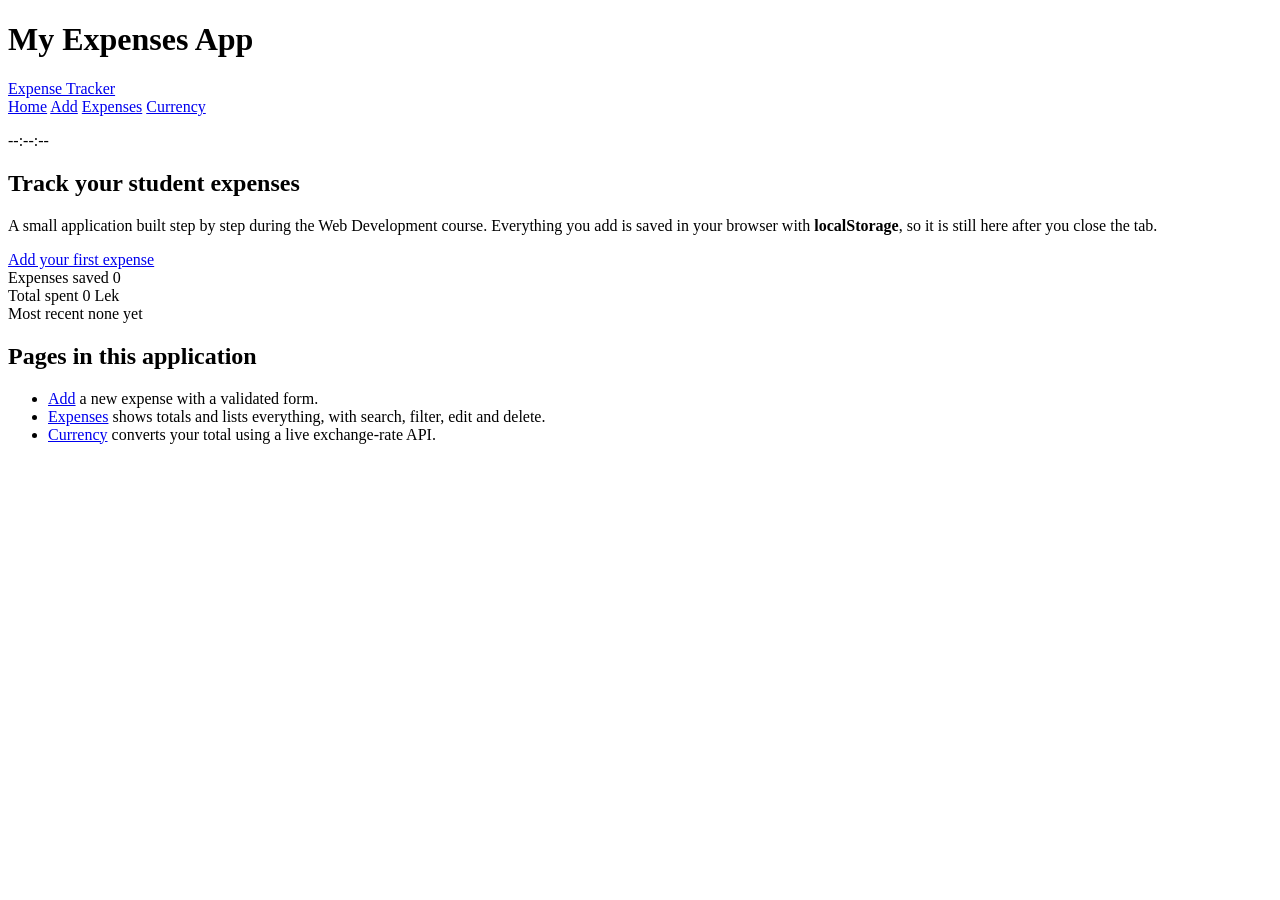
<file: index.html>
<!DOCTYPE html>
<html lang="en">
<head>
  <meta charset="UTF-8">
  <meta name="viewport" content="width=device-width, initial-scale=1.0">
  <title>Expense Tracker</title>
  <h1>My Expenses App</h1>
</head>
<body>

  <header class="site-header">
    <div class="container header-row">
      <a class="brand" href="index.html">Expense Tracker</a>
      <nav class="nav">
        <a href="index.html">Home</a>
        <a href="add.html">Add</a>
        <a href="expenses.html">Expenses</a>
        <a href="currency.html">Currency</a>
      </nav>
      <p class="clock" id="clock">--:--:--</p>
    </div>
  </header>

  <main class="container page">

    <section class="hero">
      <h1>Track your student expenses</h1>
      <p>
        A small application built step by step during the Web Development course.
        Everything you add is saved in your browser with <strong>localStorage</strong>,
        so it is still here after you close the tab.
      </p>
      <a class="btn btn-primary btn-inline" href="add.html">Add your first expense</a>
    </section>

    <!-- Quick stats filled by js/index.js -->
    <section class="stats">
      <div class="card stat">
        <span class="stat-label">Expenses saved</span>
        <span class="stat-value" id="stat-count">0</span>
      </div>
      <div class="card stat">
        <span class="stat-label">Total spent</span>
        <span class="stat-value" id="stat-total">0 Lek</span>
      </div>
      <div class="card stat">
        <span class="stat-label">Most recent</span>
        <span class="stat-value stat-small" id="stat-latest">none yet</span>
      </div>
    </section>

    <section class="card">
      <h2>Pages in this application</h2>
      <ul class="page-list">
        <li><a href="add.html">Add</a> a new expense with a validated form.</li>
        <li><a href="expenses.html">Expenses</a> shows totals and lists everything, with search, filter, edit and delete.</li>
        <li><a href="currency.html">Currency</a> converts your total using a live exchange-rate API.</li>
      </ul>
    </section>

  </main>

  <div class="toast" id="toast"></div>
</body>
</html>
</file>
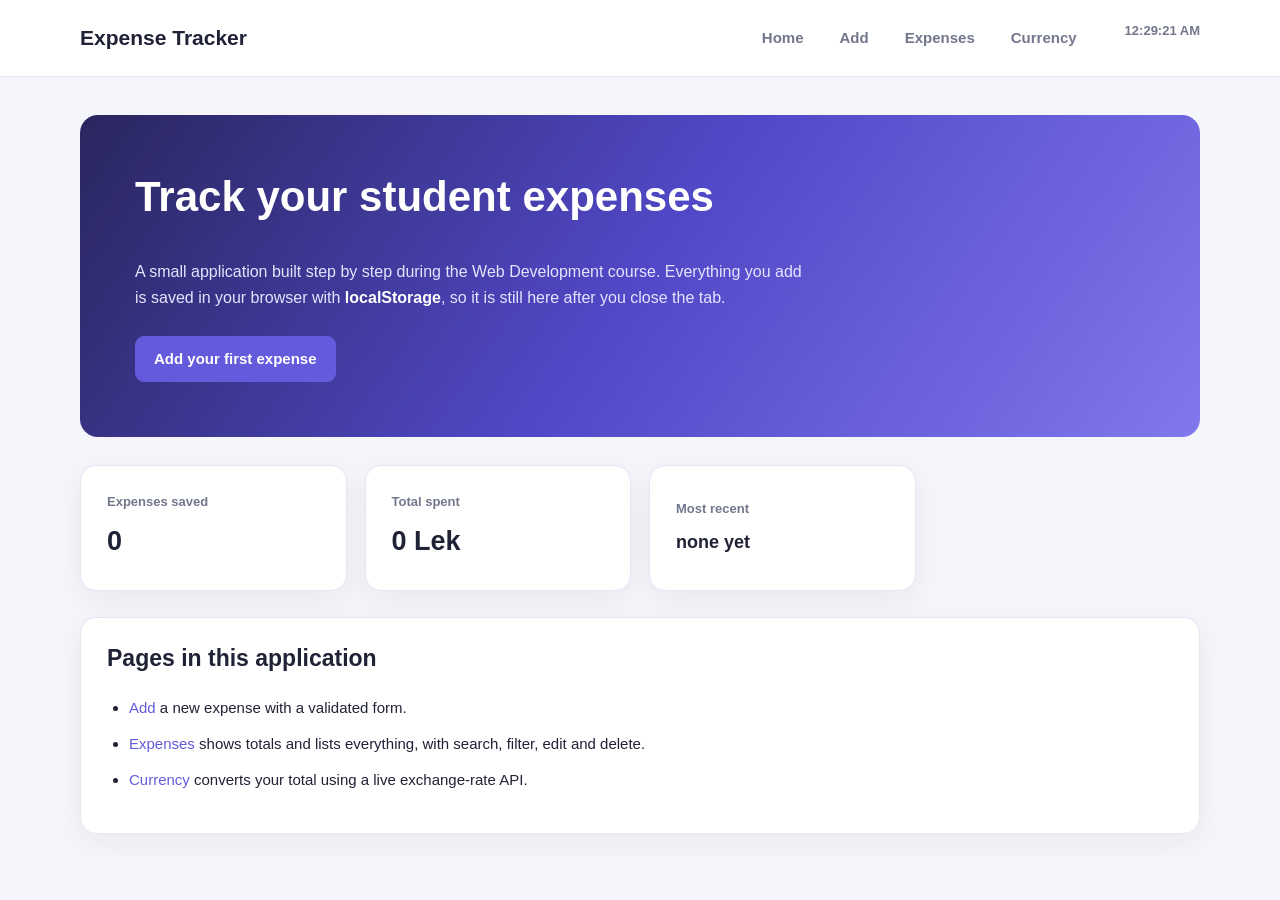
<file: Week6_Classwork/index.html>
<!DOCTYPE html>
<html lang="en">
<head>
  <meta charset="UTF-8">
  <meta name="viewport" content="width=device-width, initial-scale=1.0">
  <link rel="stylesheet" href="css/style.css">
  <title>Expense Tracker</title>
</head>
<body>

    <script src="js/storage.js" defer></script>
    <script src="js/common.js" defer></script>
    <script src="js/index.js" defer></script>

  <header class="site-header">
    <div class="container header-row">
      <a class="brand" href="index.html">Expense Tracker</a>
      <nav class="nav">
        <a href="index.html">Home</a>
        <a href="add.html">Add</a>
        <a href="expenses.html">Expenses</a>
        <a href="currency.html">Currency</a>
      </nav>
      <p class="clock" id="clock">--:--:--</p>
    </div>
  </header>

  <main class="container page">

    <section class="hero">
      <h1>Track your student expenses</h1>
      <p>
        A small application built step by step during the Web Development course.
        Everything you add is saved in your browser with <strong>localStorage</strong>,
        so it is still here after you close the tab.
      </p>
      <a class="btn btn-primary btn-inline" href="add.html">Add your first expense</a>
    </section>

    <!-- Quick stats filled by js/index.js -->
    <section class="stats">
      <div class="card stat">
        <span class="stat-label">Expenses saved</span>
        <span class="stat-value" id="stat-count">0</span>
      </div>
      <div class="card stat">
        <span class="stat-label">Total spent</span>
        <span class="stat-value" id="stat-total">0 Lek</span>
      </div>
      <div class="card stat">
        <span class="stat-label">Most recent</span>
        <span class="stat-value stat-small" id="stat-latest">none yet</span>
      </div>
    </section>

    <section class="card">
      <h2>Pages in this application</h2>
      <ul class="page-list">
        <li><a href="add.html">Add</a> a new expense with a validated form.</li>
        <li><a href="expenses.html">Expenses</a> shows totals and lists everything, with search, filter, edit and delete.</li>
        <li><a href="currency.html">Currency</a> converts your total using a live exchange-rate API.</li>
      </ul>
    </section>

  </main>

  <div class="toast" id="toast"></div>
</body>
</html>
</file>
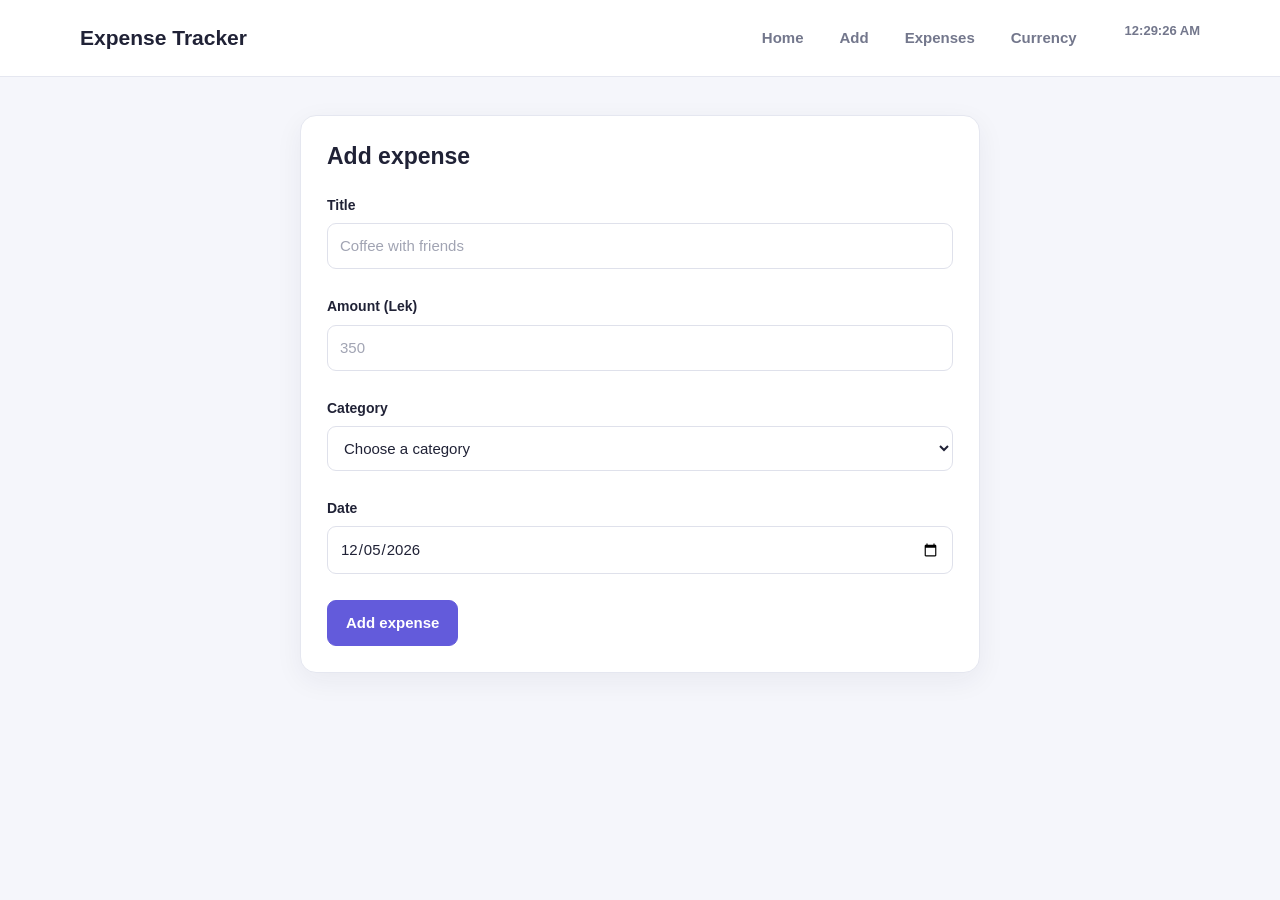
<file: Week6_Classwork/add.html>
<!DOCTYPE html>
<html lang="en">
<head>
  <meta charset="UTF-8">
  <meta name="viewport" content="width=device-width, initial-scale=1.0">
  <link rel="stylesheet" href="css/style.css">
  <title>Add expense</title>
</head>
<body>

    <script src="js/storage.js" defer></script>
    <script src="js/common.js" defer></script>
    <script src="js/add.js" defer></script>

  <header class="site-header">
    <div class="container header-row">
      <a class="brand" href="index.html">Expense Tracker</a>
      <nav class="nav">
        <a href="index.html">Home</a>
        <a href="add.html">Add</a>
        <a href="expenses.html">Expenses</a>
        <a href="currency.html">Currency</a>
      </nav>
      <p class="clock" id="clock">--:--:--</p>
    </div>
  </header>

  <main class="container page narrow">

    <section class="card">
      <h2>Add expense</h2>

      <form id="expense-form" novalidate>
        <div class="field">
          <label for="title">Title</label>
          <input type="text" id="title" name="title" placeholder="Coffee with friends" required>
          <small class="error" data-for="title"></small>
        </div>

        <div class="field">
          <label for="amount">Amount (Lek)</label>
          <input type="number" id="amount" name="amount" min="1" step="1" placeholder="350" required>
          <small class="error" data-for="amount"></small>
        </div>

        <div class="field">
          <label for="category">Category</label>
          <select id="category" name="category" required>
            <option value="">Choose a category</option>
            <option value="Food">Food</option>
            <option value="Transport">Transport</option>
            <option value="Books">Books</option>
            <option value="Rent">Rent</option>
            <option value="Fun">Fun</option>
            <option value="Other">Other</option>
          </select>
          <small class="error" data-for="category"></small>
        </div>

        <div class="field">
          <label for="date">Date</label>
          <input type="date" id="date" name="date" required>
          <small class="error" data-for="date"></small>
        </div>

        <button type="submit" class="btn btn-primary">Add expense</button>
      </form>
    </section>

    <!-- Hidden until the first expense is added on this visit -->
    <section class="card" id="recent" style="display: none;">
      <h2>Added just now</h2>
      <ul class="simple-list" id="recent-list"></ul>
      <p class="hint">See all expenses on the <a href="expenses.html">Expenses</a> page.</p>
    </section>

  </main>

  <div class="toast" id="toast"></div>

</body>
</html>
</file>
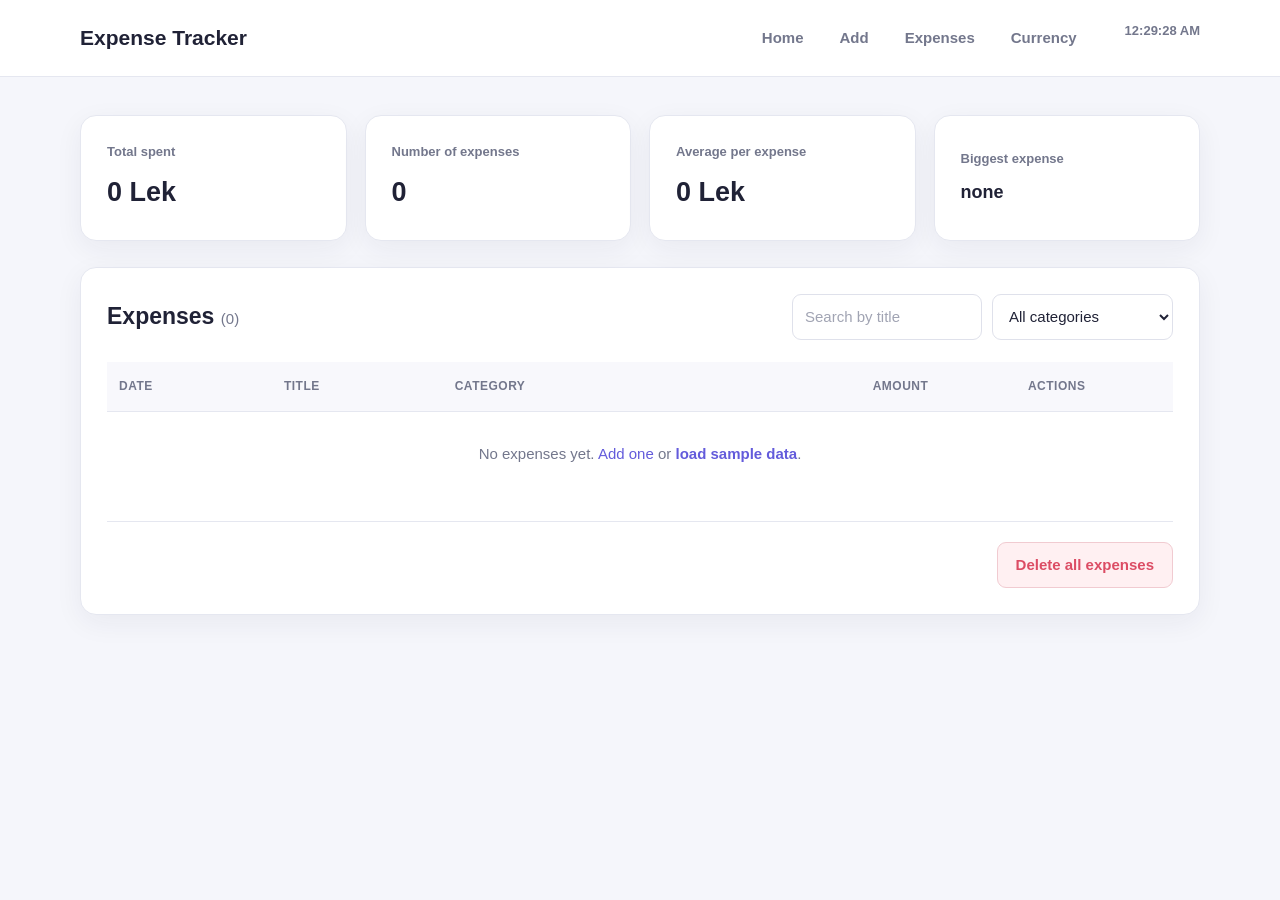
<file: Week6_Classwork/expenses.html>
<!DOCTYPE html>
<html lang="en">
<head>
  <meta charset="UTF-8">
  <meta name="viewport" content="width=device-width, initial-scale=1.0">
  <link rel="stylesheet" href="css/style.css">
  <title>Expenses</title>
</head>
<body>

    <script src="js/storage.js" defer></script>
    <script src="js/common.js" defer></script>
    <script src="js/expenses.js" defer></script>

  <header class="site-header">
    <div class="container header-row">
      <a class="brand" href="index.html">Expense Tracker</a>
      <nav class="nav">
        <a href="index.html">Home</a>
        <a href="add.html">Add</a>
        <a href="expenses.html">Expenses</a>
        <a href="currency.html">Currency</a>
      </nav>
      <p class="clock" id="clock">--:--:--</p>
    </div>
  </header>

  <main class="container page">

    <!-- Quick stats, updated by js/expenses.js -->
    <section class="stats">
      <div class="card stat">
        <span class="stat-label">Total spent</span>
        <span class="stat-value" id="stat-total">0 Lek</span>
      </div>
      <div class="card stat">
        <span class="stat-label">Number of expenses</span>
        <span class="stat-value" id="stat-count">0</span>
      </div>
      <div class="card stat">
        <span class="stat-label">Average per expense</span>
        <span class="stat-value" id="stat-average">0 Lek</span>
      </div>
      <div class="card stat">
        <span class="stat-label">Biggest expense</span>
        <span class="stat-value stat-small" id="stat-biggest">none</span>
      </div>
    </section>

    <section class="card">
      <div class="toolbar">
        <h2>Expenses <span class="count" id="count"></span></h2>
        <div class="toolbar-controls">
          <input type="search" id="search" placeholder="Search by title">
          <select id="filter-category">
            <option value="">All categories</option>
            <option value="Food">Food</option>
            <option value="Transport">Transport</option>
            <option value="Books">Books</option>
            <option value="Rent">Rent</option>
            <option value="Fun">Fun</option>
            <option value="Other">Other</option>
          </select>
        </div>
      </div>

      <table class="expense-table">
        <thead>
          <tr>
            <th>Date</th>
            <th>Title</th>
            <th>Category</th>
            <th class="num">Amount</th>
            <th class="actions">Actions</th>
          </tr>
        </thead>
        <tbody id="expense-list">
          <!-- rows are rendered by js/expenses.js -->
        </tbody>
      </table>

      <p class="empty" id="empty-message">
        No expenses yet. <a href="add.html">Add one</a> or
        <button type="button" class="link-btn" id="load-sample">load sample data</button>.
      </p>

      <div class="danger-zone">
        <button type="button" class="btn btn-danger" id="clear-all">Delete all expenses</button>
      </div>
    </section>

  </main>

  <!-- Edit modal: hidden until JavaScript adds the "open" class -->
  <div class="modal-overlay" id="edit-modal">
    <div class="modal">
      <h2>Edit expense</h2>
      <form id="edit-form" novalidate>
        <input type="hidden" id="edit-id">

        <div class="field">
          <label for="edit-title">Title</label>
          <input type="text" id="edit-title" name="title" required>
          <small class="error" data-for="title"></small>
        </div>

        <div class="field">
          <label for="edit-amount">Amount (Lek)</label>
          <input type="number" id="edit-amount" name="amount" min="1" step="1" required>
          <small class="error" data-for="amount"></small>
        </div>

        <div class="field">
          <label for="edit-category">Category</label>
          <select id="edit-category" name="category" required>
            <option value="Food">Food</option>
            <option value="Transport">Transport</option>
            <option value="Books">Books</option>
            <option value="Rent">Rent</option>
            <option value="Fun">Fun</option>
            <option value="Other">Other</option>
          </select>
          <small class="error" data-for="category"></small>
        </div>

        <div class="field">
          <label for="edit-date">Date</label>
          <input type="date" id="edit-date" name="date" required>
          <small class="error" data-for="date"></small>
        </div>

        <div class="modal-actions">
          <button type="button" class="btn" id="cancel-edit">Cancel</button>
          <button type="submit" class="btn btn-primary">Save changes</button>
        </div>
      </form>
    </div>
  </div>

  <div class="toast" id="toast"></div>
</body>
</html>
</file>
<file: Week6_Classwork/css/style.css>
/* ================================
   EXPENSE TRACKER - STYLE.CSS
================================ */

/* 1. Global styles */
:root {
  --primary: #635bdb;
  --primary-dark: #5148c7;
  --background: #f5f6fb;
  --white: #ffffff;
  --text: #202236;
  --muted: #73778c;
  --border: #e5e7f0;
  --danger: #dc4c64;
  --success: #21875a;
  --shadow: 0 8px 28px rgba(31, 35, 70, 0.06);
}

* {
  box-sizing: border-box;
}

body {
  margin: 0;
  background: var(--background);
  color: var(--text);
  font-family: Arial, sans-serif;
  font-size: 15px;
  line-height: 1.6;
}

button,
input,
select {
  font: inherit;
}

a {
  color: var(--primary);
  text-decoration: none;
}

a:hover {
  color: var(--primary-dark);
}

/* 2. Layout */
.container {
  width: min(1120px, calc(100% - 40px));
  margin: 0 auto;
}

.page {
  padding-top: 38px;
  padding-bottom: 60px;
}

.page.narrow {
  max-width: 680px;
}

/* 3. Header and navigation */
.site-header {
  position: sticky;
  top: 0;
  z-index: 10;
  background: white;
  border-bottom: 1px solid var(--border);
}

.header-row {
  min-height: 76px;
  display: flex;
  align-items: center;
  gap: 25px;
}

.brand {
  color: var(--text);
  font-size: 21px;
  font-weight: bold;
}

.nav {
  display: flex;
  align-items: center;
  gap: 10px;
  margin-left: auto;
}

.nav a {
  padding: 9px 13px;
  border-radius: 8px;
  color: var(--muted);
  font-weight: bold;
}

.nav a:hover {
  background: #eeedff;
  color: var(--primary);
}

.clock {
  margin-left: 10px;
  color: var(--muted);
  font-size: 13px;
  font-weight: bold;
  white-space: nowrap;
}

/* 4. Headings */
h1,
h2,
h3 {
  line-height: 1.3;
  color: var(--text);
}

h1 {
  font-size: 42px;
}

h2 {
  margin-top: 0;
  margin-bottom: 22px;
  font-size: 23px;
}

p {
  margin-top: 0;
}

/* 5. Cards */
.card {
  padding: 26px;
  background: var(--white);
  border: 1px solid var(--border);
  border-radius: 16px;
  box-shadow: var(--shadow);
}

.page > section + section {
  margin-top: 24px;
}

/* 6. Homepage hero */
.hero {
  padding: 55px;
  margin-bottom: 28px;
  border-radius: 18px;
  background: linear-gradient(125deg, #29265e, #5148c7, #8178ed);
  color: white;
}

.hero h1 {
  max-width: 650px;
  margin-top: 0;
  color: white;
}

.hero p {
  max-width: 680px;
  margin-bottom: 25px;
  color: #e5e4ff;
  font-size: 16px;
}

.hero strong {
  color: white;
}

/* 7. Buttons */
.btn {
  display: inline-flex;
  min-height: 44px;
  align-items: center;
  justify-content: center;
  padding: 10px 18px;
  border: 1px solid var(--border);
  border-radius: 9px;
  background: white;
  color: var(--text);
  cursor: pointer;
  font-weight: bold;
  transition: 0.2s;
}

.btn:hover {
  transform: translateY(-1px);
  background: #f5f5ff;
}

.btn-primary {
  border-color: var(--primary);
  background: var(--primary);
  color: white;
}

.btn-primary:hover {
  border-color: var(--primary-dark);
  background: var(--primary-dark);
  color: white;
}

.btn-danger {
  border-color: #f1cbd1;
  background: #fff0f2;
  color: var(--danger);
}

.btn-danger:hover {
  background: var(--danger);
  color: white;
}

.btn-inline {
  display: inline-flex;
}

/* 8. Statistics */
.stats {
  display: grid;
  grid-template-columns: repeat(4, 1fr);
  gap: 18px;
  margin-bottom: 26px;
}

.stat {
  display: flex;
  min-height: 120px;
  flex-direction: column;
  justify-content: center;
  gap: 8px;
}

.stat-label {
  color: var(--muted);
  font-size: 13px;
  font-weight: bold;
}

.stat-value {
  color: var(--text);
  font-size: 27px;
  font-weight: bold;
  overflow-wrap: anywhere;
}

.stat-small {
  font-size: 18px;
}

/* 9. Forms */
.field {
  display: flex;
  flex-direction: column;
  gap: 7px;
  margin-bottom: 19px;
}

.field label {
  font-size: 14px;
  font-weight: bold;
}

input,
select,
textarea {
  width: 100%;
  min-height: 45px;
  padding: 10px 12px;
  border: 1px solid #dfe1eb;
  border-radius: 9px;
  outline: none;
  background: white;
  color: var(--text);
  transition: 0.2s;
}

input:focus,
select:focus,
textarea:focus {
  border-color: var(--primary);
  box-shadow: 0 0 0 3px rgba(99, 91, 219, 0.12);
}

input::placeholder {
  color: #a1a4b3;
}

.error {
  min-height: 0;
  color: var(--danger);
  font-size: 12px;
}

.error:not(:empty) {
  margin-top: 2px;
}

/* 10. Toolbar and search */
.toolbar {
  display: flex;
  align-items: center;
  justify-content: space-between;
  gap: 20px;
  margin-bottom: 22px;
}

.toolbar h2 {
  margin: 0;
}

.toolbar-controls {
  display: flex;
  gap: 10px;
}

.toolbar-controls input {
  min-width: 190px;
}

.toolbar-controls select {
  min-width: 155px;
}

.count {
  color: var(--muted);
  font-size: 15px;
  font-weight: normal;
}

/* 11. Expenses table */
.expense-table {
  width: 100%;
  border-collapse: collapse;
  text-align: left;
}

.expense-table th,
.expense-table td {
  padding: 15px 12px;
  border-bottom: 1px solid var(--border);
}

.expense-table th {
  background: #f8f8fc;
  color: var(--muted);
  font-size: 12px;
  text-transform: uppercase;
  letter-spacing: 0.5px;
}

.expense-table td {
  font-size: 14px;
}

.expense-table tbody tr:hover {
  background: #fafaff;
}

.expense-table .num {
  text-align: right;
}

.expense-table .actions {
  text-align: center;
  white-space: nowrap;
}

/* Buttons inside table */
.expense-table .btn {
  min-height: 32px;
  padding: 5px 10px;
  margin: 2px;
  font-size: 12px;
}

/* 12. Empty state */
.empty {
  padding: 30px 10px;
  color: var(--muted);
  text-align: center;
}

.link-btn {
  padding: 0;
  border: none;
  background: none;
  color: var(--primary);
  cursor: pointer;
  font-weight: bold;
}

.link-btn:hover {
  color: var(--primary-dark);
  text-decoration: underline;
}

/* 13. Page lists */
.page-list {
  padding-left: 22px;
}

.page-list li {
  margin-bottom: 12px;
}

.hint {
  margin-top: 18px;
  color: var(--muted);
  font-size: 13px;
}

/* 14. Delete section */
.danger-zone {
  display: flex;
  justify-content: flex-end;
  margin-top: 25px;
  padding-top: 20px;
  border-top: 1px solid var(--border);
}

/* 15. Modal */
.modal-overlay {
  position: fixed;
  inset: 0;
  z-index: 100;
  display: none;
  align-items: center;
  justify-content: center;
  padding: 20px;
  background: rgba(20, 22, 45, 0.55);
}

.modal-overlay.open {
  display: flex;
}

.modal {
  width: 100%;
  max-width: 500px;
  max-height: 90vh;
  overflow-y: auto;
  padding: 28px;
  border-radius: 16px;
  background: white;
  box-shadow: 0 22px 70px rgba(22, 25, 55, 0.22);
}

.modal h2 {
  margin-bottom: 24px;
}

.modal-actions {
  display: flex;
  justify-content: flex-end;
  gap: 10px;
  margin-top: 25px;
}

/* 16. Toast notifications */
.toast {
  position: fixed;
  right: 25px;
  bottom: 25px;
  z-index: 200;
  max-width: calc(100% - 40px);
  padding: 13px 20px;
  border-radius: 10px;
  background: #29265e;
  color: white;
  box-shadow: var(--shadow);
  opacity: 0;
  pointer-events: none;
  transform: translateY(15px);
  transition: 0.3s;
}

.toast.show {
  opacity: 1;
  transform: translateY(0);
}

/* 17. Currency page helpers */
.currency-form {
  display: grid;
  grid-template-columns: 1fr 1fr;
  gap: 15px;
}

.currency-result {
  margin-top: 20px;
  padding: 20px;
  border-radius: 12px;
  background: #eeedff;
  color: var(--primary-dark);
  font-size: 20px;
  font-weight: bold;
}

.hint,
.empty {
  line-height: 1.6;
}

/* 18. Responsive design */
@media (max-width: 850px) {
  .stats {
    grid-template-columns: repeat(2, 1fr);
  }

  .header-row {
    flex-wrap: wrap;
    gap: 10px;
    padding-top: 12px;
    padding-bottom: 12px;
  }

  .brand {
    margin-right: auto;
  }

  .nav {
    order: 3;
    width: 100%;
    justify-content: center;
    margin: 0;
  }

  .clock {
    margin-left: 0;
  }

  .toolbar {
    align-items: stretch;
    flex-direction: column;
  }

  .toolbar-controls {
    width: 100%;
  }

  .toolbar-controls input,
  .toolbar-controls select {
    min-width: 0;
  }
}

@media (max-width: 600px) {
  .container {
    width: calc(100% - 24px);
  }

  .page {
    padding-top: 22px;
  }

  .card {
    padding: 18px;
  }

  .hero {
    padding: 30px 22px;
  }

  .hero h1 {
    font-size: 31px;
  }

  .stats {
    gap: 10px;
  }

  .stat {
    min-height: 105px;
    padding: 15px;
  }

  .stat-value {
    font-size: 22px;
  }

  .nav {
    gap: 2px;
  }

  .nav a {
    padding: 8px;
    font-size: 13px;
  }

  .toolbar-controls {
    flex-direction: column;
  }

  /* Allow the table to scroll horizontally on small screens */
  .expense-table {
    min-width: 650px;
  }

  .card:has(.expense-table) {
    overflow-x: auto;
  }

  .currency-form {
    grid-template-columns: 1fr;
  }

  .modal {
    padding: 20px;
  }

  .toast {
    right: 12px;
    bottom: 12px;
  }
}

/* 19. Accessibility */
button:focus-visible,
a:focus-visible,
input:focus-visible,
select:focus-visible {
  outline: 3px solid rgba(99, 91, 219, 0.3);
  outline-offset: 2px;
}

@media (prefers-reduced-motion: reduce) {
  *,
  *::before,
  *::after {
    scroll-behavior: auto !important;
    transition-duration: 0.01ms !important;
    animation-duration: 0.01ms !important;
  }
}
</file>
